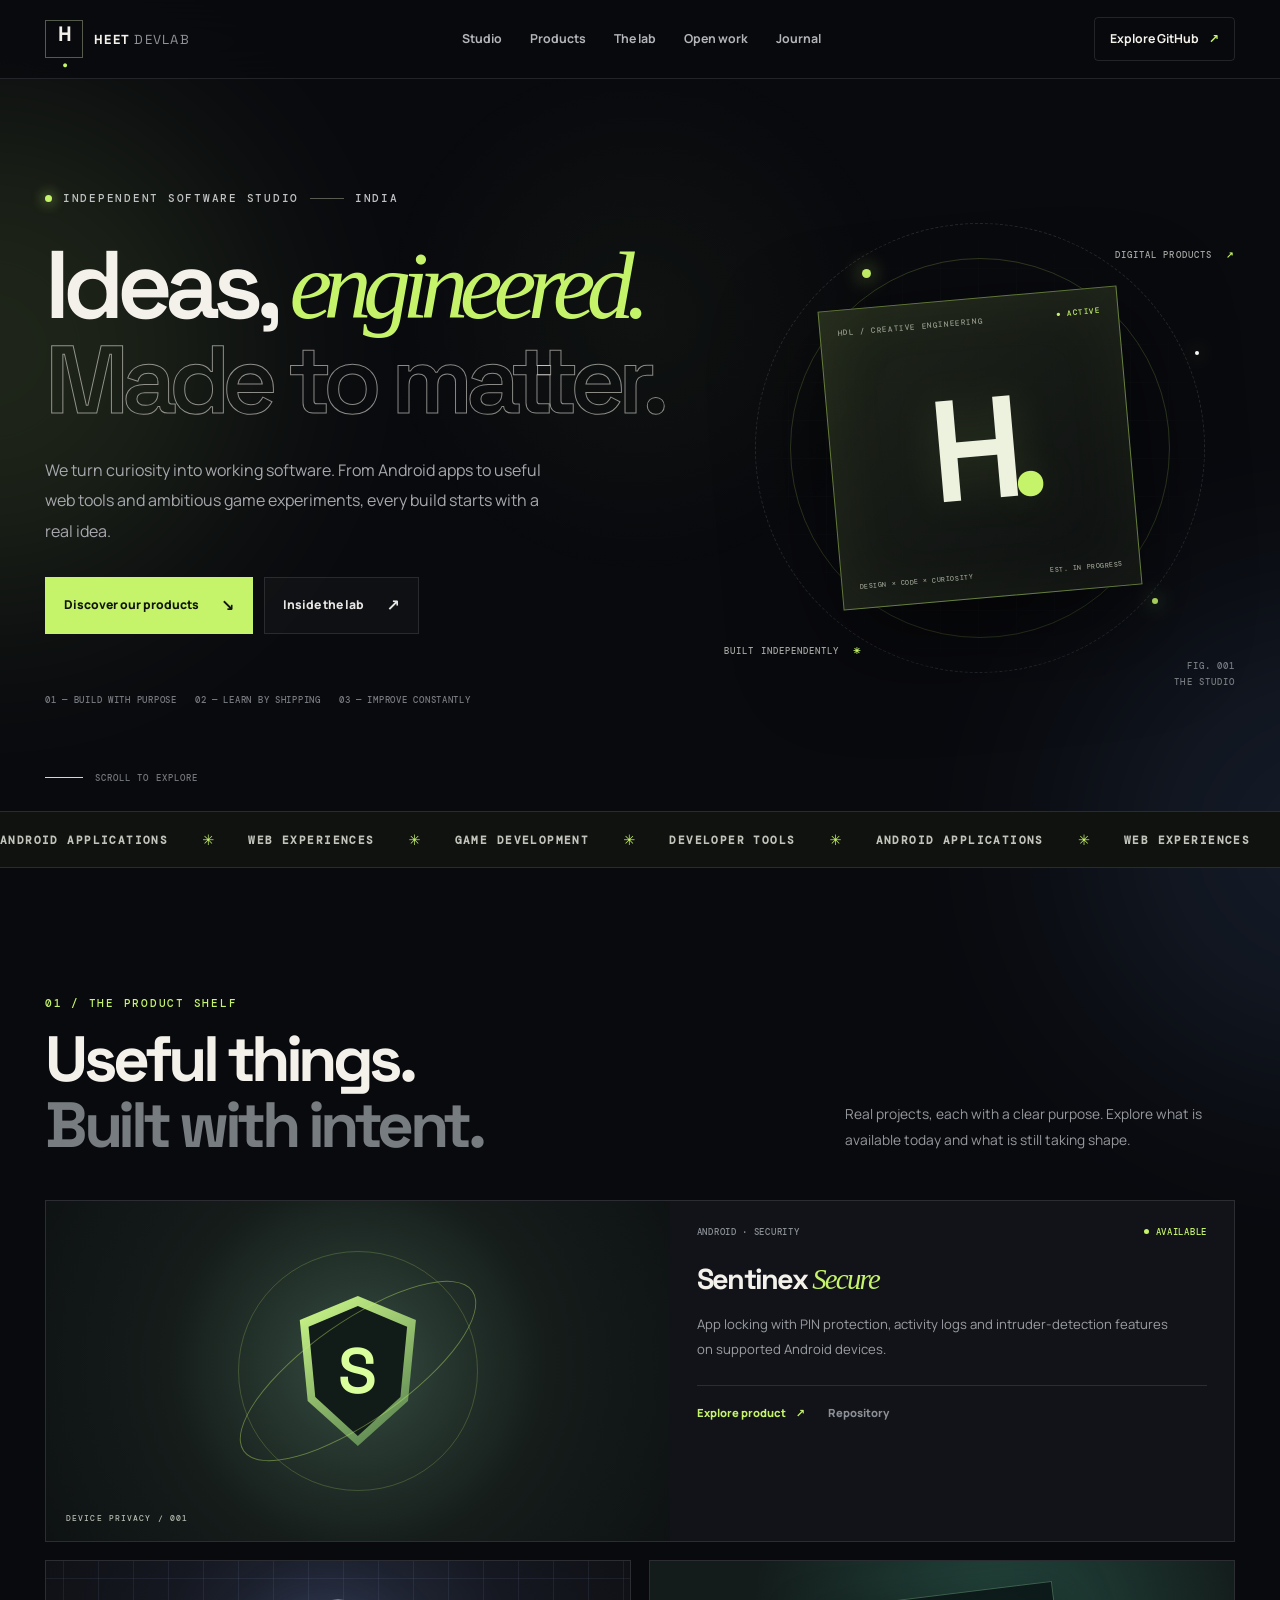
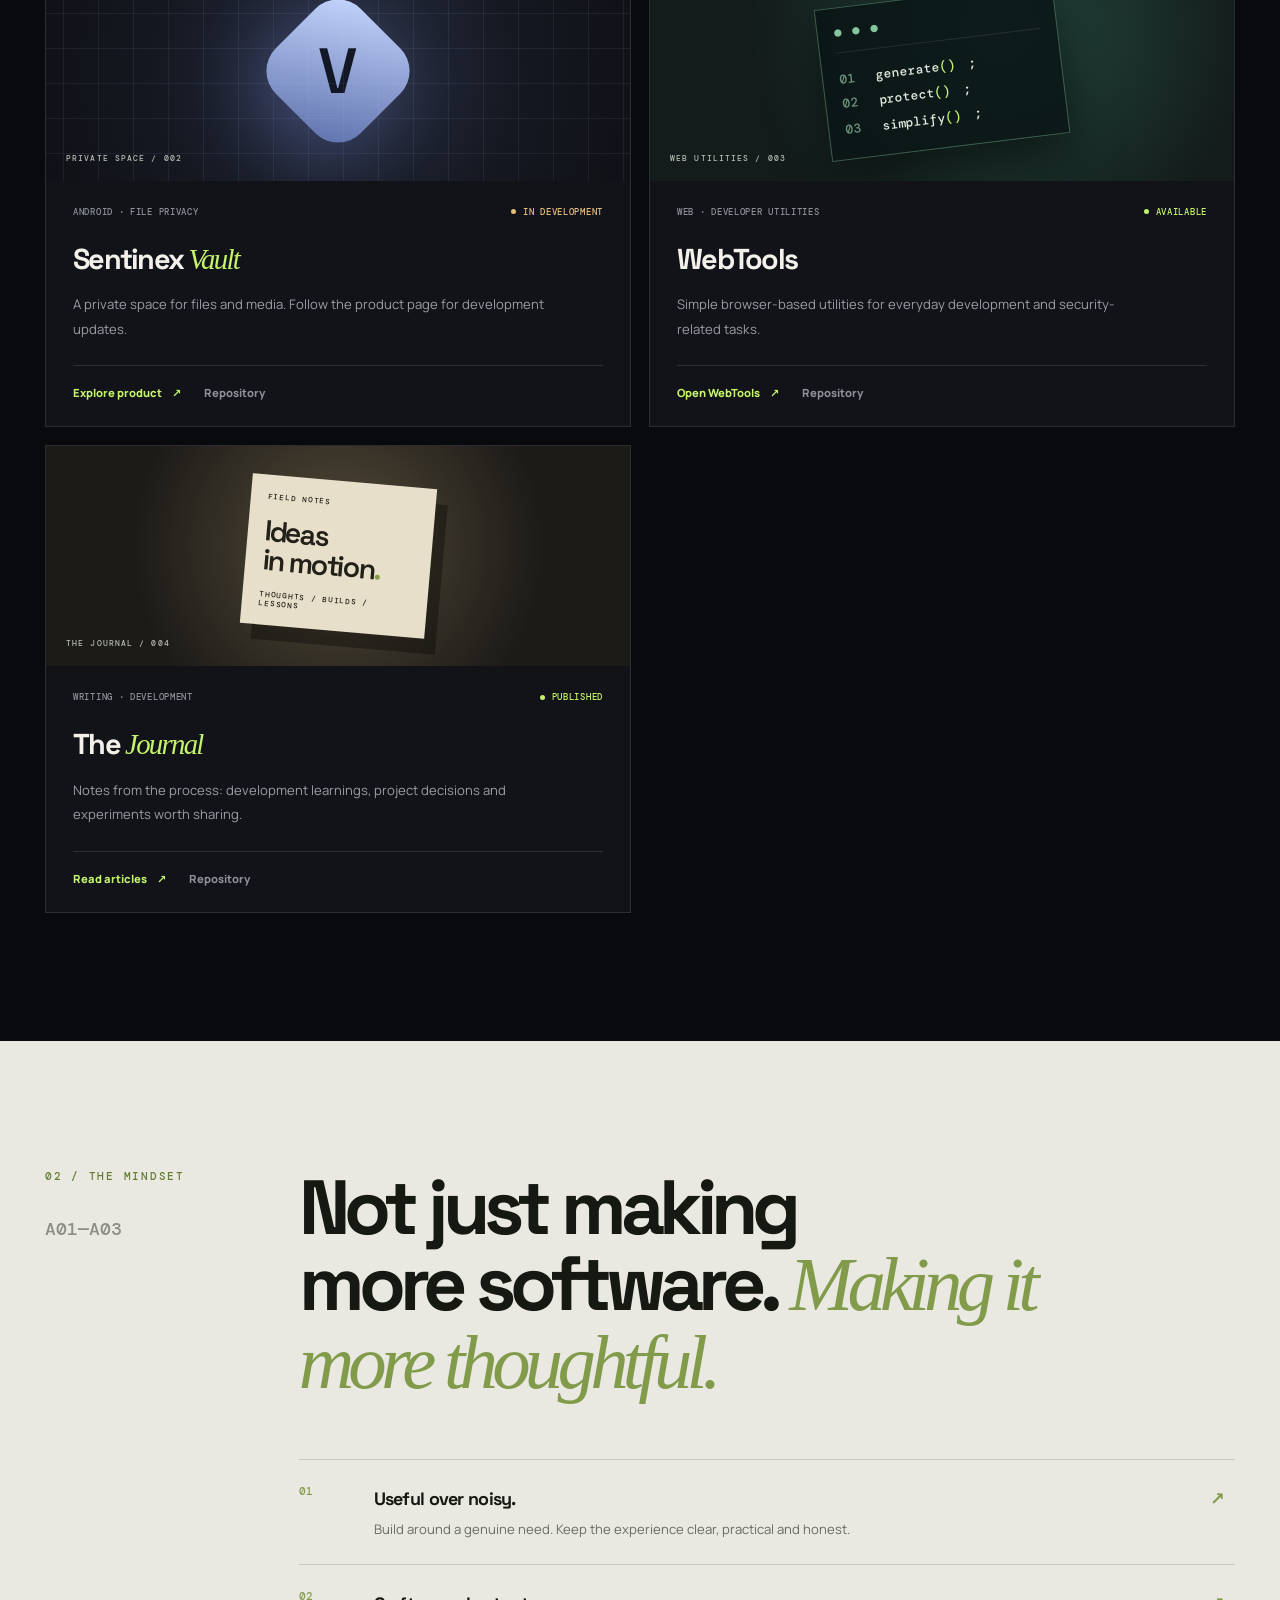
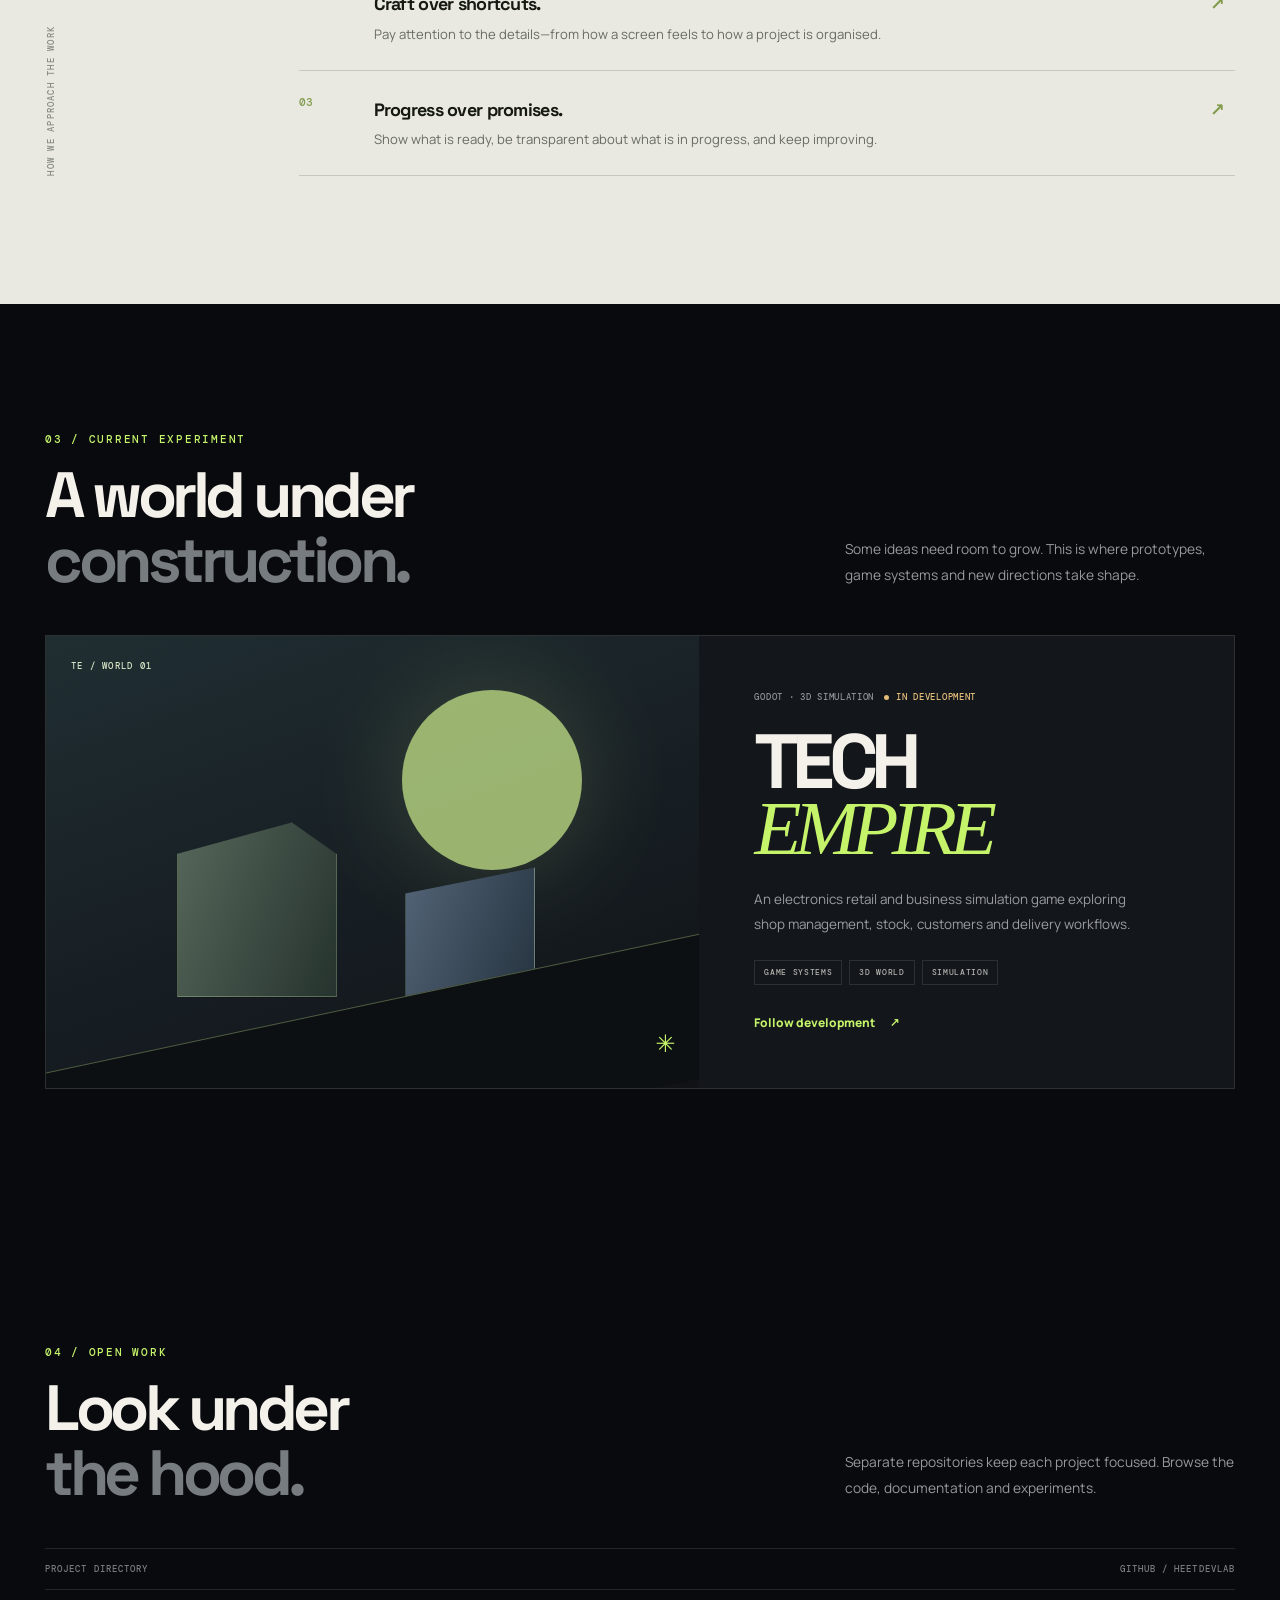
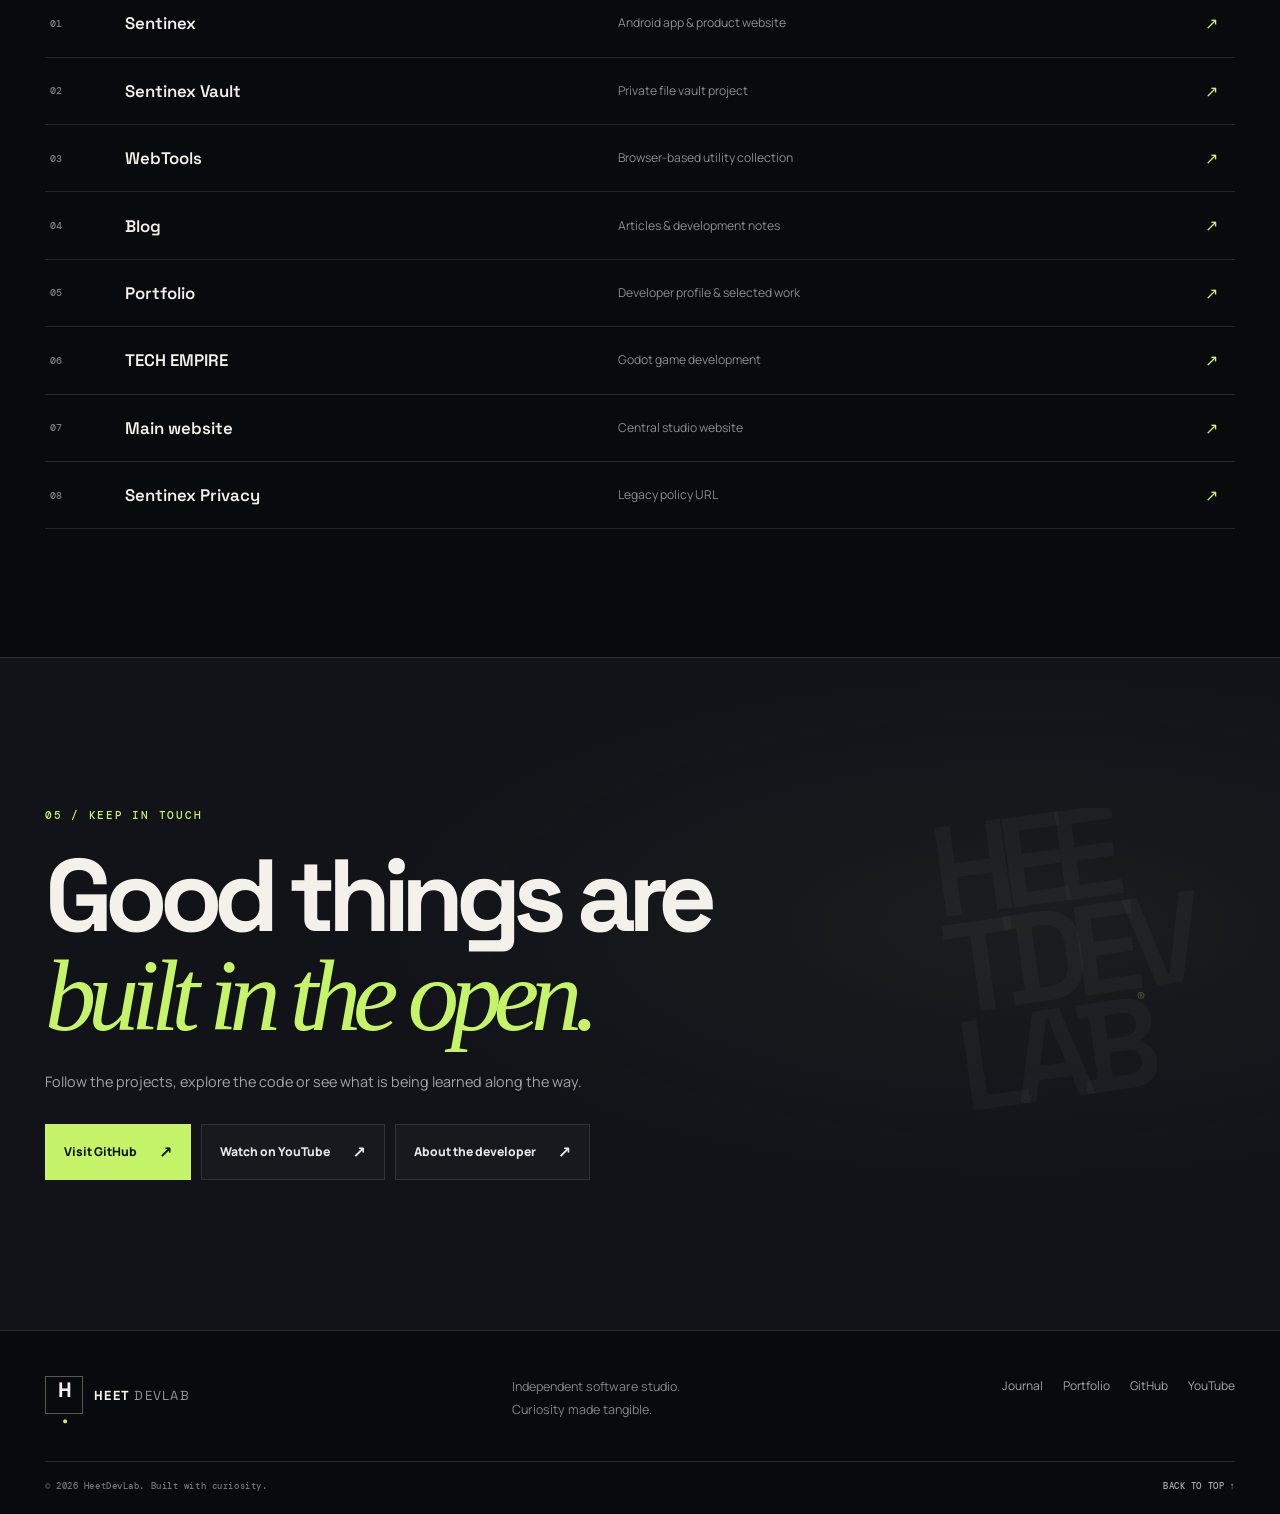
<file: index.html>
<!doctype html>
<html lang="en">
<head>
  <meta charset="utf-8">
  <meta name="viewport" content="width=device-width,initial-scale=1">
  <meta name="theme-color" content="#08090d">
  <meta name="description" content="HeetDevLab is an independent software studio building Android apps, web tools and experimental games. Explore products, projects and open work.">
  <meta name="author" content="HeetDevLab">
  <meta property="og:type" content="website">
  <meta property="og:url" content="https://heetdevlab.github.io/">
  <meta property="og:title" content="HeetDevLab — Ideas, engineered.">
  <meta property="og:description" content="Independent software. Thoughtful products. Experiments in progress.">
  <meta property="og:image" content="https://heetdevlab.github.io/icon.jpg">
  <link rel="canonical" href="https://heetdevlab.github.io/">
  <link rel="icon" type="image/png" href="/favicon.png">
  <link rel="preconnect" href="https://fonts.googleapis.com">
  <link rel="preconnect" href="https://fonts.gstatic.com" crossorigin>
  <link href="https://fonts.googleapis.com/css2?family=DM+Mono:wght@400;500&family=Manrope:wght@400;500;600;700;800&family=Space+Grotesk:wght@400;500;600;700&display=swap" rel="stylesheet">
  <link rel="stylesheet" href="/assets/css/site.css">
  <title>HeetDevLab — Ideas, engineered.</title>
</head>
<body>
<div class="ambient ambient-a" aria-hidden="true"></div><div class="ambient ambient-b" aria-hidden="true"></div>
<header class="topbar">
  <nav class="nav container" aria-label="Main navigation">
    <a class="brand" href="/" aria-label="HeetDevLab home"><span class="brand-symbol">H<span>.</span></span><span>HEET<span class="brand-light">DEVLAB</span></span></a>
    <button class="menu-toggle" type="button" data-menu-toggle aria-label="Open navigation" aria-expanded="false" aria-controls="primary-menu"><span></span><span></span></button>
    <div class="nav-links" id="primary-menu" data-menu>
      <a href="#studio">Studio</a><a href="#products">Products</a><a href="#lab">The lab</a><a href="#repositories">Open work</a><a href="/Blog/">Journal</a>
    </div>
    <a class="nav-contact" href="https://github.com/HeetDevLab" target="_blank" rel="noopener noreferrer">Explore GitHub <span>↗</span></a>
  </nav>
</header>
<main>
  <section class="hero container" id="studio">
    <div class="hero-copy">
      <div class="eyebrow"><span class="pulse"></span> INDEPENDENT SOFTWARE STUDIO <span class="eyebrow-line"></span> INDIA</div>
      <h1>Ideas, <span class="serif-word">engineered.</span><br><span class="outline-word">Made to matter.</span></h1>
      <p class="hero-intro">We turn curiosity into working software. From Android apps to useful web tools and ambitious game experiments, every build starts with a real idea.</p>
      <div class="hero-actions"><a class="button button-light" href="#products">Discover our products <span>↘</span></a><a class="button button-quiet" href="#lab">Inside the lab <span>↗</span></a></div>
      <div class="hero-footnote"><span>01 — BUILD WITH PURPOSE</span><span>02 — LEARN BY SHIPPING</span><span>03 — IMPROVE CONSTANTLY</span></div>
    </div>
    <div class="hero-visual" aria-label="Abstract animated digital workspace">
      <div class="visual-grid"></div><div class="visual-ring ring-one"></div><div class="visual-ring ring-two"></div>
      <div class="orbit-node node-a"></div><div class="orbit-node node-b"></div><div class="orbit-node node-c"></div>
      <div class="studio-core"><div class="core-top"><span>HDL / CREATIVE ENGINEERING</span><span class="live-dot">● ACTIVE</span></div><div class="core-monogram">H<span>.</span></div><div class="core-bottom"><span>DESIGN × CODE × CURIOSITY</span><span>EST. IN PROGRESS</span></div></div>
      <div class="visual-label label-top">DIGITAL PRODUCTS <b>↗</b></div><div class="visual-label label-bottom">BUILT INDEPENDENTLY <b>✳</b></div>
      <div class="visual-index">FIG. 001<br>THE STUDIO</div>
    </div>
    <div class="hero-scroll"><span></span> SCROLL TO EXPLORE</div>
  </section>

  <section class="ticker" aria-label="Areas of work"><div class="ticker-track"><span>ANDROID APPLICATIONS</span><i>✳</i><span>WEB EXPERIENCES</span><i>✳</i><span>GAME DEVELOPMENT</span><i>✳</i><span>DEVELOPER TOOLS</span><i>✳</i><span>ANDROID APPLICATIONS</span><i>✳</i><span>WEB EXPERIENCES</span><i>✳</i><span>GAME DEVELOPMENT</span><i>✳</i><span>DEVELOPER TOOLS</span><i>✳</i></div></section>

  <section class="section container products-section" id="products">
    <div class="section-heading reveal"><div><div class="kicker">01 / THE PRODUCT SHELF</div><h2>Useful things.<br><span>Built with intent.</span></h2></div><p>Real projects, each with a clear purpose. Explore what is available today and what is still taking shape.</p></div>
    <div class="product-grid">
      <article class="product-card product-feature reveal">
        <div class="product-art art-sentinex"><div class="art-crosshair"></div><div class="shield-shape"><span>S</span></div><div class="art-caption">DEVICE PRIVACY / 001</div><div class="art-orbit-small"></div></div>
        <div class="product-info"><div class="product-meta"><span>ANDROID · SECURITY</span><span class="availability"><i></i> AVAILABLE</span></div><h3>Sentinex <em>Secure</em></h3><p>App locking with PIN protection, activity logs and intruder-detection features on supported Android devices.</p><div class="product-links"><a href="/Sentinex/">Explore product <b>↗</b></a><a href="https://github.com/HeetDevLab/Sentinex" target="_blank" rel="noopener noreferrer">Repository</a></div></div>
      </article>
      <article class="product-card reveal">
        <div class="product-art art-vault"><div class="vault-orb"><span>V</span></div><div class="vault-grid"></div><div class="art-caption">PRIVATE SPACE / 002</div></div>
        <div class="product-info"><div class="product-meta"><span>ANDROID · FILE PRIVACY</span><span class="availability progress"><i></i> IN DEVELOPMENT</span></div><h3>Sentinex <em>Vault</em></h3><p>A private space for files and media. Follow the product page for development updates.</p><div class="product-links"><a href="/Sentinex-Vault/">Explore product <b>↗</b></a><a href="https://github.com/HeetDevLab/Sentinex-Vault" target="_blank" rel="noopener noreferrer">Repository</a></div></div>
      </article>
      <article class="product-card reveal">
        <div class="product-art art-tools"><div class="tool-window"><div class="tool-dots">● ● ●</div><div class="tool-code"><span>01</span> generate<span class="cyan">()</span>;<br><span>02</span> protect<span class="cyan">()</span>;<br><span>03</span> simplify<span class="cyan">()</span>;</div></div><div class="art-caption">WEB UTILITIES / 003</div></div>
        <div class="product-info"><div class="product-meta"><span>WEB · DEVELOPER UTILITIES</span><span class="availability"><i></i> AVAILABLE</span></div><h3>Web<span class="italic-word">Tools</span></h3><p>Simple browser-based utilities for everyday development and security-related tasks.</p><div class="product-links"><a href="/Webtools/">Open WebTools <b>↗</b></a><a href="https://github.com/HeetDevLab/Webtools" target="_blank" rel="noopener noreferrer">Repository</a></div></div>
      </article>
      <article class="product-card reveal">
        <div class="product-art art-journal"><div class="journal-sheet"><span>FIELD NOTES</span><strong>Ideas<br>in motion<span>.</span></strong><small>THOUGHTS / BUILDS / LESSONS</small></div><div class="art-caption">THE JOURNAL / 004</div></div>
        <div class="product-info"><div class="product-meta"><span>WRITING · DEVELOPMENT</span><span class="availability"><i></i> PUBLISHED</span></div><h3>The <em>Journal</em></h3><p>Notes from the process: development learnings, project decisions and experiments worth sharing.</p><div class="product-links"><a href="/Blog/">Read articles <b>↗</b></a><a href="https://github.com/HeetDevLab/Blog" target="_blank" rel="noopener noreferrer">Repository</a></div></div>
      </article>
    </div>
  </section>

  <section class="manifesto-section" id="lab"><div class="container manifesto-wrap">
    <div class="manifesto-side reveal"><div class="kicker">02 / THE MINDSET</div><span class="manifesto-number">A01—A03</span><div class="vertical-note">HOW WE APPROACH THE WORK</div></div>
    <div class="manifesto-main"><h2 class="reveal">Not just making<br>more software. <span>Making it<br>more thoughtful.</span></h2>
      <div class="principles">
        <article class="principle reveal"><span>01</span><div><h3>Useful over noisy.</h3><p>Build around a genuine need. Keep the experience clear, practical and honest.</p></div><b>↗</b></article>
        <article class="principle reveal"><span>02</span><div><h3>Craft over shortcuts.</h3><p>Pay attention to the details—from how a screen feels to how a project is organised.</p></div><b>↗</b></article>
        <article class="principle reveal"><span>03</span><div><h3>Progress over promises.</h3><p>Show what is ready, be transparent about what is in progress, and keep improving.</p></div><b>↗</b></article>
      </div>
    </div>
  </div></section>

  <section class="section container featured-section">
    <div class="section-heading reveal"><div><div class="kicker">03 / CURRENT EXPERIMENT</div><h2>A world under<br><span>construction.</span></h2></div><p>Some ideas need room to grow. This is where prototypes, game systems and new directions take shape.</p></div>
    <article class="featured-project reveal"><div class="feature-art"><div class="feature-sun"></div><div class="feature-building building-one"></div><div class="feature-building building-two"></div><div class="feature-road"></div><div class="feature-sign">TE / WORLD 01</div><div class="feature-cross">✳</div></div><div class="feature-copy"><div class="product-meta"><span>GODOT · 3D SIMULATION</span><span class="availability progress"><i></i> IN DEVELOPMENT</span></div><h3>TECH<br><em>EMPIRE</em></h3><p>An electronics retail and business simulation game exploring shop management, stock, customers and delivery workflows.</p><div class="feature-tags"><span>GAME SYSTEMS</span><span>3D WORLD</span><span>SIMULATION</span></div><a class="feature-link" href="https://github.com/HeetDevLab/Tech-Empire" target="_blank" rel="noopener noreferrer">Follow development <b>↗</b></a></div></article>
  </section>

  <section class="section container repos-section" id="repositories">
    <div class="section-heading reveal"><div><div class="kicker">04 / OPEN WORK</div><h2>Look under<br><span>the hood.</span></h2></div><p>Separate repositories keep each project focused. Browse the code, documentation and experiments.</p></div>
    <div class="repo-directory reveal">
      <div class="repo-directory-head"><span>PROJECT DIRECTORY</span><span>GITHUB / HEETDEVLAB</span></div>
      <a class="repo-row" href="https://github.com/HeetDevLab/Sentinex" target="_blank" rel="noopener noreferrer"><span class="repo-index">01</span><span class="repo-name">Sentinex</span><span class="repo-desc">Android app & product website</span><b>↗</b></a>
      <a class="repo-row" href="https://github.com/HeetDevLab/Sentinex-Vault" target="_blank" rel="noopener noreferrer"><span class="repo-index">02</span><span class="repo-name">Sentinex Vault</span><span class="repo-desc">Private file vault project</span><b>↗</b></a>
      <a class="repo-row" href="https://github.com/HeetDevLab/Webtools" target="_blank" rel="noopener noreferrer"><span class="repo-index">03</span><span class="repo-name">WebTools</span><span class="repo-desc">Browser-based utility collection</span><b>↗</b></a>
      <a class="repo-row" href="https://github.com/HeetDevLab/Blog" target="_blank" rel="noopener noreferrer"><span class="repo-index">04</span><span class="repo-name">Blog</span><span class="repo-desc">Articles & development notes</span><b>↗</b></a>
      <a class="repo-row" href="https://github.com/HeetDevLab/portfolio" target="_blank" rel="noopener noreferrer"><span class="repo-index">05</span><span class="repo-name">Portfolio</span><span class="repo-desc">Developer profile & selected work</span><b>↗</b></a>
      <a class="repo-row" href="https://github.com/HeetDevLab/Tech-Empire" target="_blank" rel="noopener noreferrer"><span class="repo-index">06</span><span class="repo-name">TECH EMPIRE</span><span class="repo-desc">Godot game development</span><b>↗</b></a>
      <a class="repo-row" href="https://github.com/HeetDevLab/HeetDevLab.github.io" target="_blank" rel="noopener noreferrer"><span class="repo-index">07</span><span class="repo-name">Main website</span><span class="repo-desc">Central studio website</span><b>↗</b></a>
      <a class="repo-row" href="https://github.com/HeetDevLab/Sentinex-Privacy" target="_blank" rel="noopener noreferrer"><span class="repo-index">08</span><span class="repo-name">Sentinex Privacy</span><span class="repo-desc">Legacy policy URL</span><b>↗</b></a>
    </div>
  </section>

  <section class="closing-section"><div class="container closing-inner reveal"><div class="kicker">05 / KEEP IN TOUCH</div><h2>Good things are<br><span>built in the open.</span></h2><p>Follow the projects, explore the code or see what is being learned along the way.</p><div class="closing-actions"><a class="button button-light" href="https://github.com/HeetDevLab" target="_blank" rel="noopener noreferrer">Visit GitHub <span>↗</span></a><a class="button button-quiet" href="https://youtube.com/@heetplayscode" target="_blank" rel="noopener noreferrer">Watch on YouTube <span>↗</span></a><a class="button button-quiet" href="/portfolio/">About the developer <span>↗</span></a></div><div class="closing-stamp">HEE<br>TDEV<br>LAB<span>®</span></div></div></section>
</main>
<footer class="footer"><div class="container footer-top"><a class="brand footer-brand" href="/"><span class="brand-symbol">H<span>.</span></span><span>HEET<span class="brand-light">DEVLAB</span></span></a><p>Independent software studio.<br>Curiosity made tangible.</p><div class="footer-nav"><a href="/Blog/">Journal</a><a href="/portfolio/">Portfolio</a><a href="https://github.com/HeetDevLab" target="_blank" rel="noopener noreferrer">GitHub</a><a href="https://youtube.com/@heetplayscode" target="_blank" rel="noopener noreferrer">YouTube</a></div></div><div class="container footer-bottom"><span>© <span data-year>2026</span> HeetDevLab. Built with curiosity.</span><a href="#studio">BACK TO TOP ↑</a></div></footer>
<script src="/assets/js/site.js" defer></script>
</body></html>
</file>
<file: assets/css/site.css>
:root{--bg:#090a0e;--panel:#111319;--panel2:#171a22;--line:rgba(255,255,255,.11);--text:#f4f1eb;--muted:#a5a5aa;--soft:#777a82;--acid:#c5f36a;--blue:#91b6ff;--max:1190px}
*{box-sizing:border-box;margin:0;padding:0}
html{scroll-behavior:smooth;scroll-padding-top:90px}
body{font-family:Manrope,system-ui,sans-serif;color:var(--text);background:var(--bg);line-height:1.65;overflow-x:hidden}
a{color:inherit;text-decoration:none}button{font:inherit}.container{width:min(var(--max),calc(100% - 52px));margin-inline:auto}
.ambient{position:absolute;z-index:-1;pointer-events:none;border-radius:50%;filter:blur(100px);opacity:.14}.ambient-a{width:500px;height:500px;top:100px;left:-260px;background:#9fc65d}.ambient-b{width:480px;height:480px;top:600px;right:-280px;background:#547cb7}
.topbar{position:sticky;top:0;z-index:50;background:rgba(9,10,14,.82);backdrop-filter:blur(20px);border-bottom:1px solid var(--line)}
.nav{height:78px;display:flex;align-items:center;justify-content:space-between;gap:24px}.brand{display:flex;align-items:center;gap:11px;font:700 .82rem 'Space Grotesk',sans-serif;letter-spacing:.1em}.brand-symbol{width:38px;height:38px;border:1px solid #555b4c;display:grid;place-items:center;font:700 1.3rem 'Space Grotesk';letter-spacing:-.1em}.brand-symbol span{color:var(--acid)}.brand-light{font-weight:400;color:#8f9298;margin-left:4px}
.nav-links{display:flex;gap:28px;align-items:center}.nav-links a,.nav-contact{font-size:.77rem;color:#b4b5ba;font-weight:700;transition:color .2s}.nav-links a:hover,.nav-contact:hover{color:var(--acid)}.nav-contact{border:1px solid var(--line);padding:11px 15px;border-radius:4px;color:var(--text)}.nav-contact span{color:var(--acid);margin-left:8px}
.menu-toggle{display:none;background:transparent;border:1px solid var(--line);width:43px;height:42px;border-radius:4px;align-items:center;justify-content:center;flex-direction:column;gap:6px}.menu-toggle span{height:1px;width:18px;background:white}
.hero{position:relative;min-height:720px;padding-top:112px;padding-bottom:105px;display:grid;grid-template-columns:1.1fr .9fr;align-items:center;gap:55px}.hero-copy{position:relative;z-index:2}.eyebrow,.kicker{font:500 .68rem 'DM Mono',monospace;letter-spacing:.16em;color:var(--acid)}.eyebrow{display:flex;align-items:center;gap:11px;color:#c1c2c3}.pulse{width:7px;height:7px;border-radius:50%;background:var(--acid);box-shadow:0 0 13px var(--acid);animation:pulse 2s infinite}.eyebrow-line{width:34px;height:1px;background:#575b51}
h1,h2,h3{font-family:'Space Grotesk',Manrope,sans-serif}h1{font-size:clamp(3.6rem,7.5vw,7rem);line-height:.99;letter-spacing:-.075em;font-weight:600;margin:33px 0 27px}h1 .serif-word{font-family:Georgia,serif;font-style:italic;font-weight:400;color:var(--acid);letter-spacing:-.09em}h1 .outline-word{color:transparent;-webkit-text-stroke:1px rgba(244,241,235,.55)}
.hero-intro{max-width:510px;color:#a7a8ad;font-size:1rem;line-height:1.9}.hero-actions{display:flex;flex-wrap:wrap;gap:11px;margin-top:31px}.button{display:inline-flex;align-items:center;gap:22px;padding:14px 18px;border:1px solid var(--line);font-size:.76rem;font-weight:800;transition:transform .25s,border-color .25s,background .25s}.button:hover{transform:translateY(-3px);border-color:var(--acid)}.button-light{background:var(--acid);border-color:var(--acid);color:#11140c}.button-light:hover{background:#d8ff8b}.button-quiet{color:#e7e6e2;background:rgba(255,255,255,.025)}.button span{font-size:1rem}.hero-footnote{display:flex;flex-wrap:wrap;gap:18px;margin-top:60px;color:#777a80;font:500 .57rem 'DM Mono',monospace;letter-spacing:.08em}
.hero-visual{height:485px;position:relative;display:grid;place-items:center;isolation:isolate}.visual-grid{position:absolute;inset:5%;background-image:linear-gradient(rgba(255,255,255,.07) 1px,transparent 1px),linear-gradient(90deg,rgba(255,255,255,.07) 1px,transparent 1px);background-size:38px 38px;mask-image:radial-gradient(ellipse,#000 20%,transparent 72%);opacity:.6}.visual-ring{position:absolute;width:380px;height:380px;border:1px solid rgba(197,243,106,.2);border-radius:50%;animation:spin 32s linear infinite}.ring-two{width:450px;height:450px;border-color:rgba(255,255,255,.12);border-style:dashed;animation-direction:reverse;animation-duration:55s}.studio-core{position:relative;width:300px;height:300px;border:1px solid rgba(197,243,106,.45);background:linear-gradient(145deg,rgba(32,38,27,.95),rgba(13,15,17,.97));box-shadow:0 35px 100px #0009,inset 0 0 70px rgba(197,243,106,.06);display:flex;flex-direction:column;justify-content:space-between;padding:17px;transform:rotate(-5deg);animation:coreFloat 7s ease-in-out infinite}.core-top,.core-bottom{display:flex;justify-content:space-between;gap:10px;font:500 .48rem 'DM Mono',monospace;letter-spacing:.08em;color:#969b8d}.live-dot{color:var(--acid)}.core-monogram{align-self:center;font:600 9rem 'Space Grotesk',sans-serif;line-height:1;letter-spacing:-.12em;color:#edf2df;text-shadow:0 0 45px #c5f36a22}.core-monogram span{color:var(--acid)}.core-bottom{font-size:.43rem}.orbit-node{position:absolute;width:9px;height:9px;background:var(--acid);border-radius:50%;box-shadow:0 0 20px var(--acid)}.node-a{top:13%;left:27%}.node-b{bottom:18%;right:15%;width:6px;height:6px}.node-c{top:30%;right:7%;width:4px;height:4px;background:#fff}.visual-label{position:absolute;font:500 .55rem 'DM Mono',monospace;letter-spacing:.12em;color:#a3a6a0}.visual-label b{color:var(--acid);margin-left:8px}.label-top{top:9%;right:0}.label-bottom{bottom:7%;left:0}.visual-index{position:absolute;right:0;bottom:0;font:500 .55rem 'DM Mono',monospace;line-height:1.8;letter-spacing:.12em;color:#777b80;text-align:right}.hero-scroll{position:absolute;bottom:27px;left:0;display:flex;align-items:center;gap:12px;color:#73767b;font:500 .55rem 'DM Mono',monospace;letter-spacing:.12em}.hero-scroll span{width:38px;height:1px;background:var(--acid)}
.ticker{overflow:hidden;border-block:1px solid var(--line);background:#10120f;padding:16px 0}.ticker-track{display:flex;align-items:center;justify-content:space-around;gap:34px;white-space:nowrap;min-width:max-content;animation:marquee 32s linear infinite}.ticker span{font:600 .68rem 'DM Mono',monospace;letter-spacing:.13em;color:#c2c4bc}.ticker i{font-style:normal;color:var(--acid);font-size:.9rem}
.section{padding-block:clamp(85px,10vw,135px)}.section-heading{display:flex;align-items:end;justify-content:space-between;gap:35px;margin-bottom:42px}.section-heading h2{font-size:clamp(2.6rem,5vw,4.5rem);line-height:1.02;letter-spacing:-.07em;margin-top:17px}.section-heading h2 span{color:#777c80}.section-heading>p{max-width:390px;color:#96999e;font-size:.86rem;line-height:1.9;padding-bottom:5px}
.product-grid{display:grid;grid-template-columns:repeat(2,minmax(0,1fr));gap:18px}.product-card{background:#111319;border:1px solid var(--line);overflow:hidden;transition:transform .3s,border-color .3s}.product-card:hover{transform:translateY(-6px);border-color:rgba(197,243,106,.45)}.product-feature{grid-column:span 2;display:grid;grid-template-columns:1.05fr .95fr}.product-art{height:220px;position:relative;overflow:hidden;display:grid;place-items:center;background:#171c20}.product-feature .product-art{height:100%;min-height:340px}.art-caption{position:absolute;left:20px;bottom:17px;font:500 .53rem 'DM Mono',monospace;letter-spacing:.13em;color:#b5bbb0}.product-info{padding:25px 27px 24px;display:flex;flex-direction:column}.product-meta{display:flex;justify-content:space-between;align-items:center;gap:10px;flex-wrap:wrap;color:#8b9095;font:500 .55rem 'DM Mono',monospace;letter-spacing:.08em}.availability{color:var(--acid);display:inline-flex;align-items:center;gap:7px}.availability i{width:5px;height:5px;background:currentColor;border-radius:50%}.availability.progress{color:#e3bd79}.product-info h3{font-size:1.8rem;letter-spacing:-.06em;margin:18px 0 9px}.product-info h3 em{font-family:Georgia,serif;color:var(--acid);font-weight:400}.product-info p{color:#9a9da2;font-size:.82rem;line-height:1.85;max-width:480px}.product-links{display:flex;align-items:center;gap:23px;margin-top:24px;padding-top:18px;border-top:1px solid var(--line);font-size:.7rem;font-weight:800}.product-links a:first-child{color:var(--acid)}.product-links a:last-child{color:#8c9096}.product-links b{margin-left:8px}.product-links a:hover{color:white}
.art-sentinex{background:radial-gradient(circle at 50% 48%,#354c40,#151c1a 53%,#0e1213)}.shield-shape{width:132px;height:150px;display:grid;place-items:center;clip-path:polygon(50% 0,94% 16%,88% 70%,50% 100%,12% 70%,6% 16%);background:linear-gradient(145deg,#d3ff8c,#4b754a);filter:drop-shadow(0 0 35px #b5ed5a66);animation:shieldPulse 4s ease-in-out infinite}.shield-shape:before{content:"";position:absolute;width:112px;height:130px;clip-path:inherit;background:#111b18}.shield-shape span{z-index:1;font:600 4rem 'Space Grotesk';color:#d8ff9b}.art-crosshair{position:absolute;width:240px;height:240px;border:1px solid #c5f36a35;border-radius:50%}.art-orbit-small{position:absolute;width:280px;height:100px;border:1px solid #c5f36a66;border-radius:50%;transform:rotate(-35deg)}
.art-vault{background:radial-gradient(circle,#2c3347,#151821 58%,#101116)}.vault-orb{width:120px;height:120px;border-radius:32px;display:grid;place-items:center;background:linear-gradient(145deg,#c7d8ff,#5b6eaa);box-shadow:0 20px 70px #819bff44;transform:rotate(45deg);animation:coreFloat 8s ease-in-out infinite}.vault-orb span{transform:rotate(-45deg);font:600 4rem 'Space Grotesk';color:#111725}.vault-grid{position:absolute;inset:0;background:linear-gradient(90deg,transparent 49.8%,#b2c7ff13 50%,transparent 50.2%),linear-gradient(transparent 49.8%,#b2c7ff13 50%,transparent 50.2%);background-size:35px 35px}
.art-tools{background:radial-gradient(circle at 60% 30%,#24483f,#131c1b 65%)}.tool-window{width:240px;padding:16px;border:1px solid #a6e9b755;background:#0a1515dd;box-shadow:0 20px 50px #0008;transform:rotate(-7deg)}.tool-dots{font-size:.6rem;letter-spacing:4px;color:#83c69d;padding-bottom:12px;border-bottom:1px solid #ffffff18}.tool-code{padding-top:13px;font:500 .8rem/2 'DM Mono',monospace;color:#e2e9dd}.tool-code span{color:#6c927c;margin-right:13px}.tool-code .cyan{color:var(--acid)}
.art-journal{background:radial-gradient(circle at 50% 45%,#544b38,#1d1b18 65%)}.journal-sheet{width:185px;height:150px;padding:17px;background:#e7dfc9;color:#222019;box-shadow:12px 15px 0 #0005;transform:rotate(5deg);display:flex;flex-direction:column;justify-content:space-between}.journal-sheet>span,.journal-sheet small{font:500 .47rem 'DM Mono';letter-spacing:.1em}.journal-sheet strong{font:600 1.8rem/1 'Space Grotesk';letter-spacing:-.08em}.journal-sheet strong span{color:#879c42}
.manifesto-section{background:#e9e9e2;color:#161812;padding-block:clamp(85px,10vw,130px)}.manifesto-wrap{display:grid;grid-template-columns:.35fr 1.65fr;gap:55px}.manifesto-side{position:relative}.manifesto-side .kicker{color:#657c35}.manifesto-number{display:block;margin-top:35px;font:500 1.1rem 'DM Mono';color:#8b8e84}.vertical-note{position:absolute;bottom:0;writing-mode:vertical-rl;transform:rotate(180deg);font:500 .55rem 'DM Mono';letter-spacing:.14em;color:#898d83}.manifesto-main h2{font-size:clamp(2.9rem,6vw,5.6rem);line-height:.99;letter-spacing:-.075em}.manifesto-main h2 span{font-family:Georgia,serif;font-weight:400;font-style:italic;color:#829b4b}.principles{margin-top:58px;border-top:1px solid #c7c9bf}.principle{display:grid;grid-template-columns:55px 1fr 25px;gap:20px;align-items:start;padding:24px 0;border-bottom:1px solid #c7c9bf}.principle>span{font:500 .7rem 'DM Mono';color:#829b4b}.principle h3{font-size:1.12rem;letter-spacing:-.04em;margin-bottom:5px}.principle p{max-width:530px;font-size:.82rem;color:#686c62}.principle>b{font-size:1.1rem;color:#829b4b}
.featured-project{display:grid;grid-template-columns:1.1fr .9fr;background:#13161a;border:1px solid var(--line);min-height:400px}.feature-art{position:relative;overflow:hidden;min-height:400px;background:linear-gradient(160deg,#202e32,#151b20 65%,#101215)}.feature-art:before{content:"";position:absolute;inset:0;background:linear-gradient(90deg,transparent 49.8%,#ffffff0a 50%,transparent 50.2%),linear-gradient(transparent 49.8%,#ffffff0a 50%,transparent 50.2%);background-size:42px 42px;mask-image:linear-gradient(transparent,#000)}.feature-sun{position:absolute;width:180px;height:180px;right:18%;top:12%;border-radius:50%;background:#c6e68a;box-shadow:0 0 100px #c6e68a44;opacity:.75}.feature-building{position:absolute;bottom:20%;background:linear-gradient(110deg,#56675a,#26332e);border:1px solid #c2db9b44;box-shadow:15px 15px 35px #0007}.building-one{width:160px;height:175px;left:20%;clip-path:polygon(0 18%,72% 0,100% 18%,100% 100%,0 100%)}.building-two{width:130px;height:130px;left:55%;bottom:20%;background:linear-gradient(110deg,#536477,#263440);clip-path:polygon(0 20%,100% 0,100% 100%,0 100%)}.feature-road{position:absolute;bottom:-60px;left:0;width:100%;height:145px;background:#0d1013;transform:skewY(-12deg);border-top:1px solid #b5d28b66}.feature-sign{position:absolute;left:25px;top:24px;font:500 .55rem 'DM Mono';letter-spacing:.14em;color:#d7e5c5}.feature-cross{position:absolute;right:24px;bottom:25px;color:var(--acid);font-size:1.5rem}.feature-copy{padding:clamp(28px,5vw,55px);display:flex;flex-direction:column;align-items:flex-start;justify-content:center}.feature-copy h3{font-size:clamp(3rem,6vw,5.2rem);line-height:.85;letter-spacing:-.09em;margin:26px 0}.feature-copy h3 em{font-family:Georgia,serif;color:var(--acid);font-weight:400}.feature-copy p{color:#9a9da2;font-size:.84rem;line-height:1.9;max-width:390px}.feature-tags{display:flex;flex-wrap:wrap;gap:7px;margin-top:22px}.feature-tags span{border:1px solid var(--line);padding:6px 9px;color:#b0b3ae;font:500 .52rem 'DM Mono';letter-spacing:.08em}.feature-link{margin-top:28px;color:var(--acid);font-size:.75rem;font-weight:800}.feature-link b{margin-left:12px}
.repo-directory{border-top:1px solid var(--line)}.repo-directory-head{display:flex;justify-content:space-between;padding:14px 0;color:#777c80;font:500 .56rem 'DM Mono';letter-spacing:.12em}.repo-row{display:grid;grid-template-columns:55px 1fr 1.2fr 25px;align-items:center;gap:20px;padding:20px 5px;border-top:1px solid var(--line);transition:background .2s,padding .2s}.repo-row:last-child{border-bottom:1px solid var(--line)}.repo-row:hover{background:#ffffff08;padding-inline:14px}.repo-index{color:#7b7f84;font:500 .65rem 'DM Mono'}.repo-name{font:600 1.05rem 'Space Grotesk'}.repo-desc{font-size:.76rem;color:#888d93}.repo-row>b{color:var(--acid);font-weight:400}
.closing-section{padding-block:clamp(90px,12vw,150px);background:radial-gradient(ellipse at 80% 40%,#4b5c3425,transparent 45%),#111319;border-top:1px solid var(--line);border-bottom:1px solid var(--line)}.closing-inner{position:relative;overflow:hidden}.closing-inner .kicker{color:var(--acid)}.closing-inner h2{font-size:clamp(3.2rem,8vw,7rem);line-height:.96;letter-spacing:-.08em;margin:25px 0}.closing-inner h2 span{font-family:Georgia,serif;font-style:italic;font-weight:400;color:var(--acid)}.closing-inner>p{color:#a1a4a9;font-size:.9rem}.closing-actions{display:flex;flex-wrap:wrap;gap:10px;margin-top:30px}.closing-stamp{position:absolute;right:4%;top:0;font:600 clamp(4rem,10vw,8rem)/.76 'Space Grotesk';letter-spacing:-.13em;color:#ffffff08;transform:rotate(-8deg);pointer-events:none}.closing-stamp span{font-size:1rem;color:#c5f36a55;vertical-align:top}
.footer{padding:45px 0 22px}.footer-top{display:flex;align-items:flex-start;justify-content:space-between;gap:25px;padding-bottom:40px}.footer-top>p{font-size:.78rem;color:#82868b;line-height:1.8}.footer-nav{display:flex;gap:20px;flex-wrap:wrap;font-size:.75rem;color:#a4a7aa}.footer-nav a:hover,.footer-bottom a:hover{color:var(--acid)}.footer-bottom{display:flex;justify-content:space-between;gap:15px;border-top:1px solid var(--line);padding-top:18px;color:#70757b;font:500 .58rem 'DM Mono';letter-spacing:.06em}.footer-bottom a{color:#a9adaf}
.reveal{opacity:0;transform:translateY(24px);transition:opacity .75s ease,transform .75s cubic-bezier(.2,.7,.2,1)}.reveal.visible{opacity:1;transform:none}.product-card:nth-child(2){transition-delay:.08s}.product-card:nth-child(3){transition-delay:.15s}.product-card:nth-child(4){transition-delay:.22s}
@keyframes spin{to{transform:rotate(360deg)}}@keyframes coreFloat{0%,100%{translate:0 0}50%{translate:0 -12px}}@keyframes pulse{50%{box-shadow:0 0 3px var(--acid);opacity:.6}}@keyframes shieldPulse{50%{filter:drop-shadow(0 0 55px #b5ed5a99);transform:scale(1.035)}}@keyframes marquee{to{transform:translateX(-50%)}} 
@media(max-width:900px){.hero{grid-template-columns:1fr;gap:5px;padding-top:90px}.hero-visual{height:430px}.hero-footnote{margin-top:40px}.product-feature{grid-template-columns:1fr}.product-feature .product-art{min-height:280px}.manifesto-wrap{grid-template-columns:1fr;gap:35px}.manifesto-side{display:flex;justify-content:space-between}.vertical-note{position:static;writing-mode:initial;transform:none;align-self:end}.featured-project{grid-template-columns:1fr}.feature-art{min-height:340px}.feature-copy{padding:35px}.closing-stamp{right:0;top:15%}}
@media(max-width:700px){.container{width:calc(100% - 34px)}.nav{height:68px}.menu-toggle{display:flex}.nav-contact{display:none}.nav-links{display:none;position:absolute;top:68px;left:17px;right:17px;padding:12px;background:#14171c;border:1px solid var(--line);flex-direction:column;align-items:stretch;gap:0;box-shadow:0 22px 45px #0009}.nav-links.open{display:flex}.nav-links a{padding:13px 10px;border-bottom:1px solid #ffffff0d}.nav-links a:last-child{border:0}.hero{min-height:auto;padding-top:75px;padding-bottom:80px;gap:20px}.eyebrow{font-size:.55rem;letter-spacing:.1em;gap:7px}h1{font-size:clamp(3.35rem,13vw,5.3rem);margin:27px 0 20px}.hero-intro{font-size:.91rem}.hero-footnote{gap:9px 15px;font-size:.49rem}.hero-visual{height:350px;margin-top:10px}.visual-ring{width:270px;height:270px}.ring-two{width:330px;height:330px}.studio-core{width:230px;height:230px;padding:13px}.core-monogram{font-size:7rem}.core-top{font-size:.4rem}.core-bottom{font-size:.34rem}.visual-label{font-size:.45rem}.label-top{right:0}.label-bottom{left:0}.hero-scroll{bottom:20px}.ticker{padding:13px 0}.ticker-track{gap:24px}.ticker span{font-size:.58rem}.section{padding-block:78px}.section-heading{display:block;margin-bottom:28px}.section-heading h2{font-size:clamp(2.6rem,11vw,4rem)}.section-heading>p{margin-top:16px;font-size:.82rem}.product-grid{grid-template-columns:1fr;gap:13px}.product-feature{grid-column:auto}.product-art{height:190px}.product-feature .product-art{min-height:235px}.product-info{padding:21px}.product-info h3{font-size:1.65rem}.product-meta{font-size:.49rem}.product-links{gap:18px;font-size:.66rem}.manifesto-section{padding-block:75px}.manifesto-wrap{gap:30px}.manifesto-number{margin-top:0}.vertical-note{font-size:.47rem}.manifesto-main h2{font-size:clamp(2.8rem,11vw,4.2rem)}.principles{margin-top:38px}.principle{grid-template-columns:32px 1fr 18px;gap:10px;padding:19px 0}.principle h3{font-size:1rem}.principle p{font-size:.76rem}.feature-art{min-height:280px}.feature-sun{width:135px;height:135px}.building-one{width:125px;height:145px}.building-two{width:105px;height:110px}.feature-copy{padding:25px}.feature-copy h3{font-size:4rem}.repo-directory-head{font-size:.48rem}.repo-row{grid-template-columns:28px 1fr 20px;gap:10px;padding:17px 0}.repo-name{font-size:.94rem}.repo-desc{grid-column:2;grid-row:2;font-size:.68rem;margin-top:-8px}.repo-row>b{grid-column:3;grid-row:1/3}.closing-section{padding-block:85px}.closing-inner h2{font-size:clamp(3rem,12vw,5rem)}.closing-stamp{font-size:5rem;top:30%;right:-5%;opacity:.7}.closing-actions{gap:8px}.closing-actions .button{padding:12px;font-size:.66rem;gap:10px}.footer-top{display:grid;grid-template-columns:1fr 1fr;gap:22px}.footer-top>p{grid-column:1/-1;grid-row:2}.footer-nav{grid-column:1/-1;grid-row:3;gap:15px}.footer-bottom{font-size:.5rem}}
@media(max-width:380px){.container{width:calc(100% - 28px)}.hero-visual{height:310px}.visual-ring{width:240px;height:240px}.ring-two{width:290px;height:290px}.studio-core{width:205px;height:205px}.core-monogram{font-size:6rem}.hero-actions .button{padding:12px;font-size:.68rem;gap:10px}.product-links{flex-wrap:wrap}.closing-actions .button{width:100%;justify-content:space-between}}
@media(prefers-reduced-motion:reduce){*,*::before,*::after{scroll-behavior:auto!important;animation-duration:.01ms!important;animation-iteration-count:1!important;transition-duration:.01ms!important}.reveal{opacity:1;transform:none}}

body:after{content:"";position:fixed;inset:0;z-index:40;pointer-events:none;background:radial-gradient(380px circle at var(--pointer-x,50%) var(--pointer-y,35%),rgba(197,243,106,.045),transparent 70%);opacity:.9}
@media(max-width:700px){body:after{display:none}}
</file>
